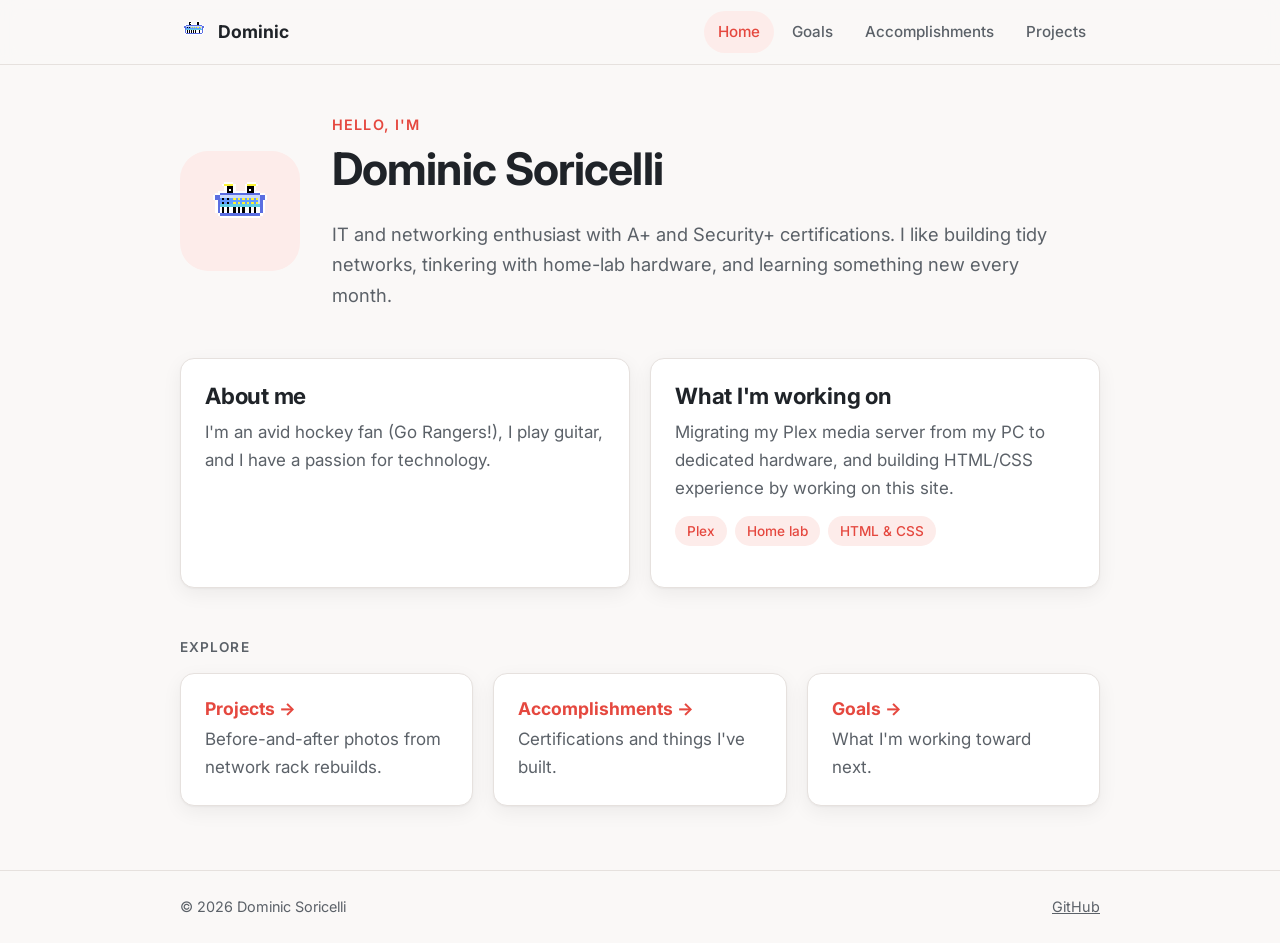
<file: index.html>
<!DOCTYPE html>
<html lang="en">
<head>
  <meta charset="utf-8">
  <meta name="viewport" content="width=device-width, initial-scale=1">
  <title>Dominic Soricelli</title>
  <meta name="description" content="Dominic Soricelli — IT, networking, and home-lab projects.">
  <link rel="icon" href="images/keybird.gif">
  <link rel="preconnect" href="https://fonts.googleapis.com">
  <link rel="preconnect" href="https://fonts.gstatic.com" crossorigin>
  <link href="https://fonts.googleapis.com/css2?family=Inter:wght@400;500;600;700&display=swap" rel="stylesheet">
  <link rel="stylesheet" href="style.css">
</head>
<body>
  <header class="site-header">
    <div class="container">
      <a class="brand" href="index.html"><img src="images/keybird.gif" alt="">Dominic</a>
      <button class="nav-toggle" aria-label="Menu" aria-expanded="false">&#9776;</button>
      <nav aria-label="Main">
        <ul class="nav">
          <li><a href="index.html" aria-current="page">Home</a></li>
          <li><a href="goals.html">Goals</a></li>
          <li><a href="Accomplishments.html">Accomplishments</a></li>
          <li><a href="Projects.html">Projects</a></li>
        </ul>
      </nav>
    </div>
  </header>

  <main>
    <div class="container">
      <section class="hero">
        <div class="hero-avatar"><img src="images/keybird.gif" alt="Pixel-art bird"></div>
        <div>
          <p class="eyebrow">Hello, I'm</p>
          <h1>Dominic Soricelli</h1>
          <p class="lead">IT and networking enthusiast with A+ and Security+ certifications. I like building tidy networks, tinkering with home-lab hardware, and learning something new every month.</p>
        </div>
      </section>

      <div class="grid">
        <article class="card">
          <h2>About me</h2>
          <p>I'm an avid hockey fan (Go Rangers!), I play guitar, and I have a passion for technology.</p>
        </article>
        <article class="card">
          <h2>What I'm working on</h2>
          <p>Migrating my Plex media server from my PC to dedicated hardware, and building HTML/CSS experience by working on this site.</p>
          <ul class="tags"><li>Plex</li><li>Home lab</li><li>HTML &amp; CSS</li></ul>
        </article>
      </div>

      <section class="section">
        <p class="section-label">Explore</p>
        <div class="grid">
          <a class="card" href="Projects.html" style="text-decoration:none">
            <h3>Projects &rarr;</h3>
            <p>Before-and-after photos from network rack rebuilds.</p>
          </a>
          <a class="card" href="Accomplishments.html" style="text-decoration:none">
            <h3>Accomplishments &rarr;</h3>
            <p>Certifications and things I've built.</p>
          </a>
          <a class="card" href="goals.html" style="text-decoration:none">
            <h3>Goals &rarr;</h3>
            <p>What I'm working toward next.</p>
          </a>
        </div>
      </section>
    </div>
  </main>

  <footer class="site-footer">
    <div class="container">
      <span>&copy; <span data-year>2026</span> Dominic Soricelli</span>
      <a href="https://github.com/dsoricelli">GitHub</a>
    </div>
  </footer>

  <script src="script.js"></script>
</body>
</html>
</file>
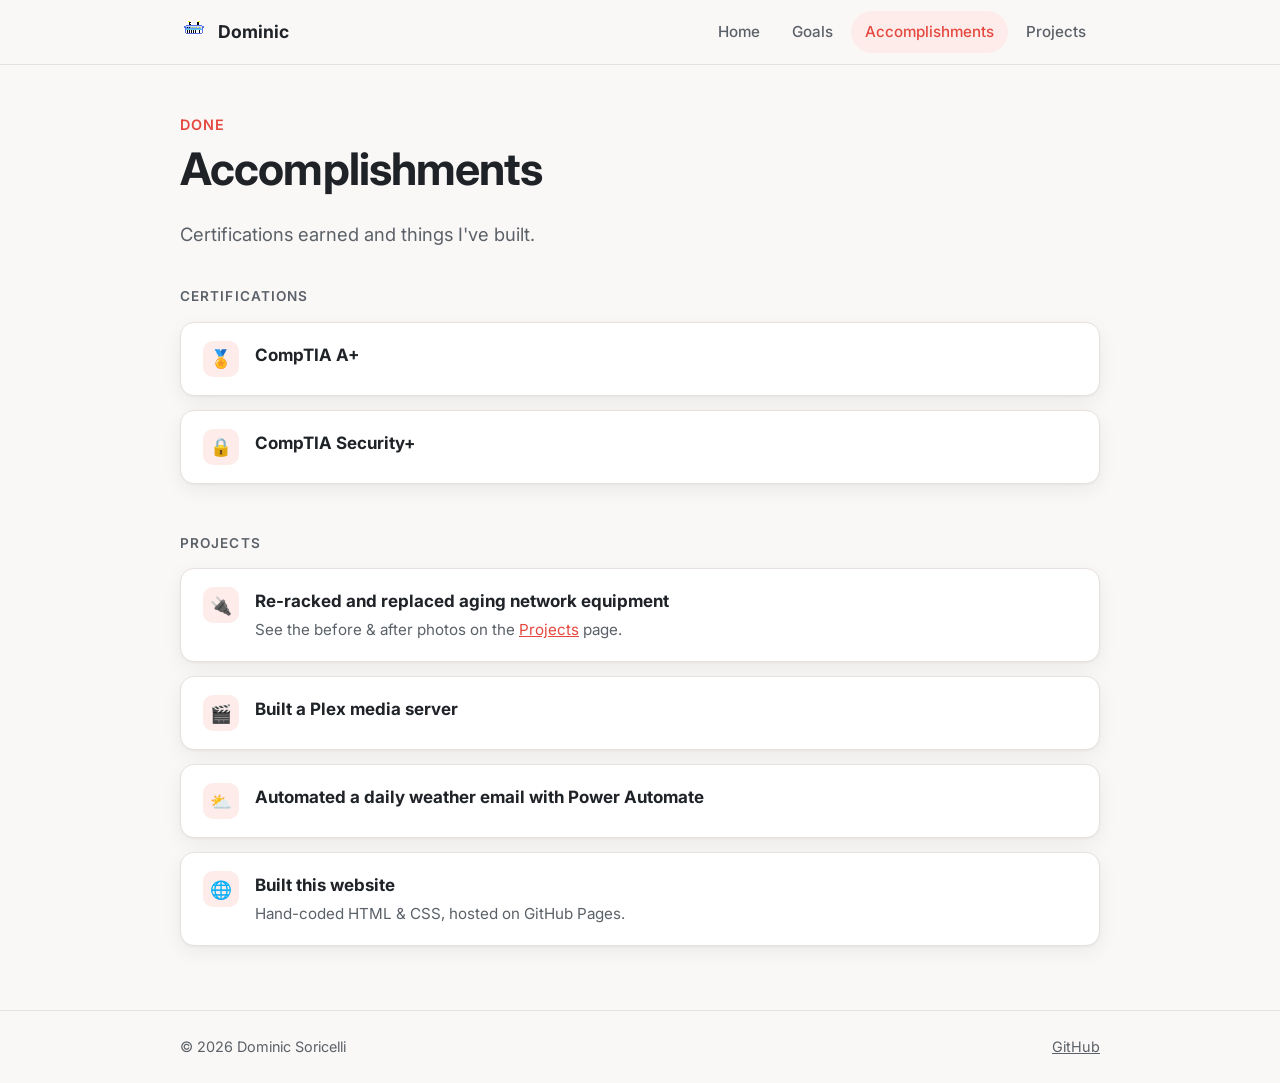
<file: Accomplishments.html>
<!DOCTYPE html>
<html lang="en">
<head>
  <meta charset="utf-8">
  <meta name="viewport" content="width=device-width, initial-scale=1">
  <title>Accomplishments · Dominic Soricelli</title>
  <meta name="description" content="Certifications and projects Dominic has completed.">
  <link rel="icon" href="images/keybird.gif">
  <link rel="preconnect" href="https://fonts.googleapis.com">
  <link rel="preconnect" href="https://fonts.gstatic.com" crossorigin>
  <link href="https://fonts.googleapis.com/css2?family=Inter:wght@400;500;600;700&display=swap" rel="stylesheet">
  <link rel="stylesheet" href="style.css">
</head>
<body>
  <header class="site-header">
    <div class="container">
      <a class="brand" href="index.html"><img src="images/keybird.gif" alt="">Dominic</a>
      <button class="nav-toggle" aria-label="Menu" aria-expanded="false">&#9776;</button>
      <nav aria-label="Main">
        <ul class="nav">
          <li><a href="index.html">Home</a></li>
          <li><a href="goals.html">Goals</a></li>
          <li><a href="Accomplishments.html" aria-current="page">Accomplishments</a></li>
          <li><a href="Projects.html">Projects</a></li>
        </ul>
      </nav>
    </div>
  </header>

  <main>
    <div class="container">
      <header class="page-title">
        <p class="eyebrow">Done</p>
        <h1>Accomplishments</h1>
        <p class="lead">Certifications earned and things I've built.</p>
      </header>

      <p class="section-label">Certifications</p>
      <ul class="checklist">
        <li>
          <span class="icon" aria-hidden="true">&#127941;</span>
          <div>
            <strong>CompTIA A+</strong>
          </div>
        </li>
        <li>
          <span class="icon" aria-hidden="true">&#128274;</span>
          <div>
            <strong>CompTIA Security+</strong>
          </div>
        </li>
      </ul>

      <section class="section">
        <p class="section-label">Projects</p>
        <ul class="checklist">
        <li>
          <span class="icon" aria-hidden="true">&#128268;</span>
          <div>
            <strong>Re-racked and replaced aging network equipment</strong>
            <span class="detail">See the before &amp; after photos on the <a href="Projects.html">Projects</a> page.</span>
          </div>
        </li>
        <li>
          <span class="icon" aria-hidden="true">&#127916;</span>
          <div>
            <strong>Built a Plex media server</strong>
          </div>
        </li>
        <li>
          <span class="icon" aria-hidden="true">&#9925;</span>
          <div>
            <strong>Automated a daily weather email with Power Automate</strong>
          </div>
        </li>
        <li>
          <span class="icon" aria-hidden="true">&#127760;</span>
          <div>
            <strong>Built this website</strong>
            <span class="detail">Hand-coded HTML &amp; CSS, hosted on GitHub Pages.</span>
          </div>
        </li>
        </ul>
      </section>
    </div>
  </main>

  <footer class="site-footer">
    <div class="container">
      <span>&copy; <span data-year>2026</span> Dominic Soricelli</span>
      <a href="https://github.com/dsoricelli">GitHub</a>
    </div>
  </footer>

  <script src="script.js"></script>
</body>
</html>
</file>
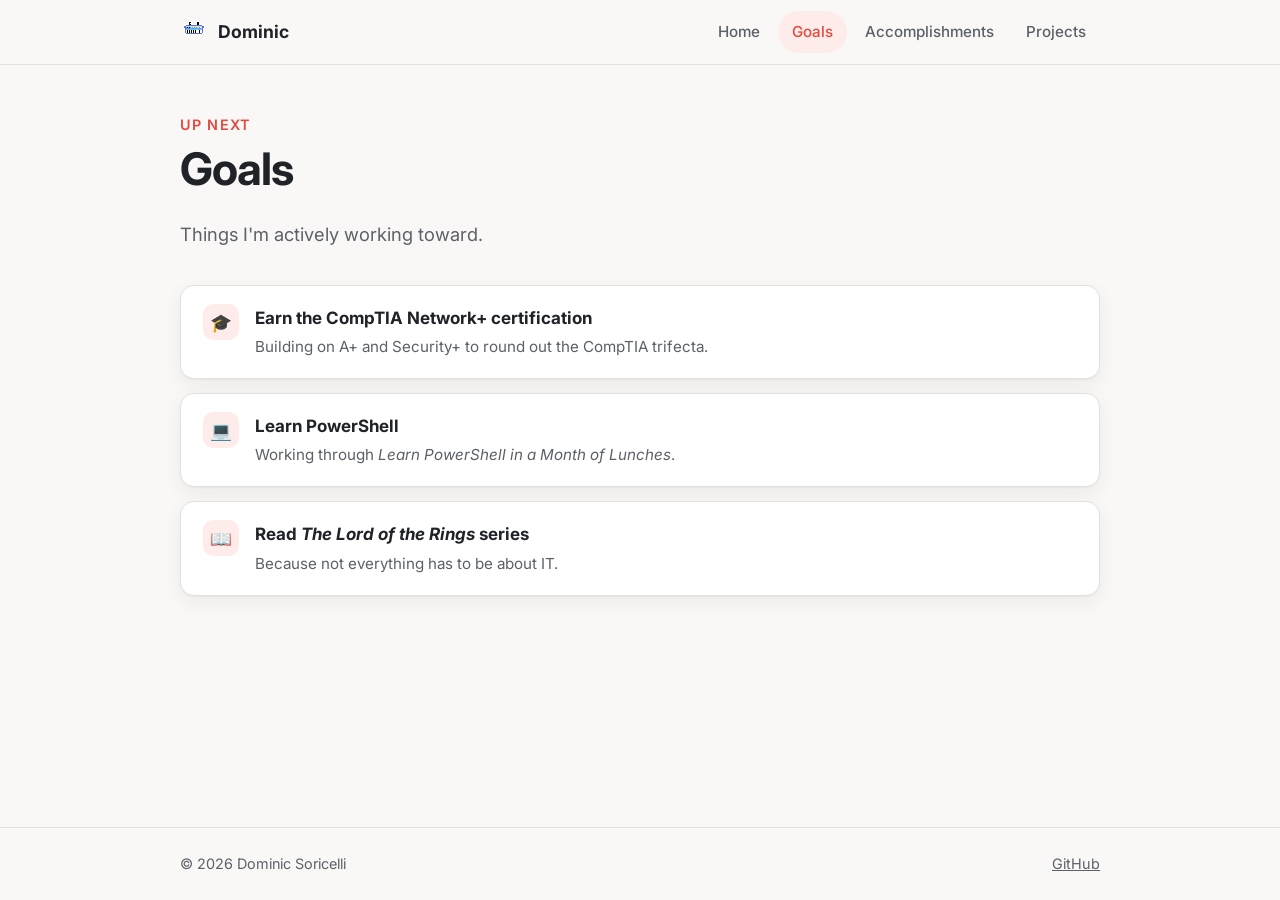
<file: goals.html>
<!DOCTYPE html>
<html lang="en">
<head>
  <meta charset="utf-8">
  <meta name="viewport" content="width=device-width, initial-scale=1">
  <title>Goals · Dominic Soricelli</title>
  <meta name="description" content="What Dominic is working toward next.">
  <link rel="icon" href="images/keybird.gif">
  <link rel="preconnect" href="https://fonts.googleapis.com">
  <link rel="preconnect" href="https://fonts.gstatic.com" crossorigin>
  <link href="https://fonts.googleapis.com/css2?family=Inter:wght@400;500;600;700&display=swap" rel="stylesheet">
  <link rel="stylesheet" href="style.css">
</head>
<body>
  <header class="site-header">
    <div class="container">
      <a class="brand" href="index.html"><img src="images/keybird.gif" alt="">Dominic</a>
      <button class="nav-toggle" aria-label="Menu" aria-expanded="false">&#9776;</button>
      <nav aria-label="Main">
        <ul class="nav">
          <li><a href="index.html">Home</a></li>
          <li><a href="goals.html" aria-current="page">Goals</a></li>
          <li><a href="Accomplishments.html">Accomplishments</a></li>
          <li><a href="Projects.html">Projects</a></li>
        </ul>
      </nav>
    </div>
  </header>

  <main>
    <div class="container">
      <header class="page-title">
        <p class="eyebrow">Up next</p>
        <h1>Goals</h1>
        <p class="lead">Things I'm actively working toward.</p>
      </header>
      <ul class="checklist">
        <li>
          <span class="icon" aria-hidden="true">&#127891;</span>
          <div>
            <strong>Earn the CompTIA Network+ certification</strong>
            <span class="detail">Building on A+ and Security+ to round out the CompTIA trifecta.</span>
          </div>
        </li>
        <li>
          <span class="icon" aria-hidden="true">&#128187;</span>
          <div>
            <strong>Learn PowerShell</strong>
            <span class="detail">Working through <i>Learn PowerShell in a Month of Lunches</i>.</span>
          </div>
        </li>
        <li>
          <span class="icon" aria-hidden="true">&#128214;</span>
          <div>
            <strong>Read <i>The Lord of the Rings</i> series</strong>
            <span class="detail">Because not everything has to be about IT.</span>
          </div>
        </li>
      </ul>
    </div>
  </main>

  <footer class="site-footer">
    <div class="container">
      <span>&copy; <span data-year>2026</span> Dominic Soricelli</span>
      <a href="https://github.com/dsoricelli">GitHub</a>
    </div>
  </footer>

  <script src="script.js"></script>
</body>
</html>
</file>
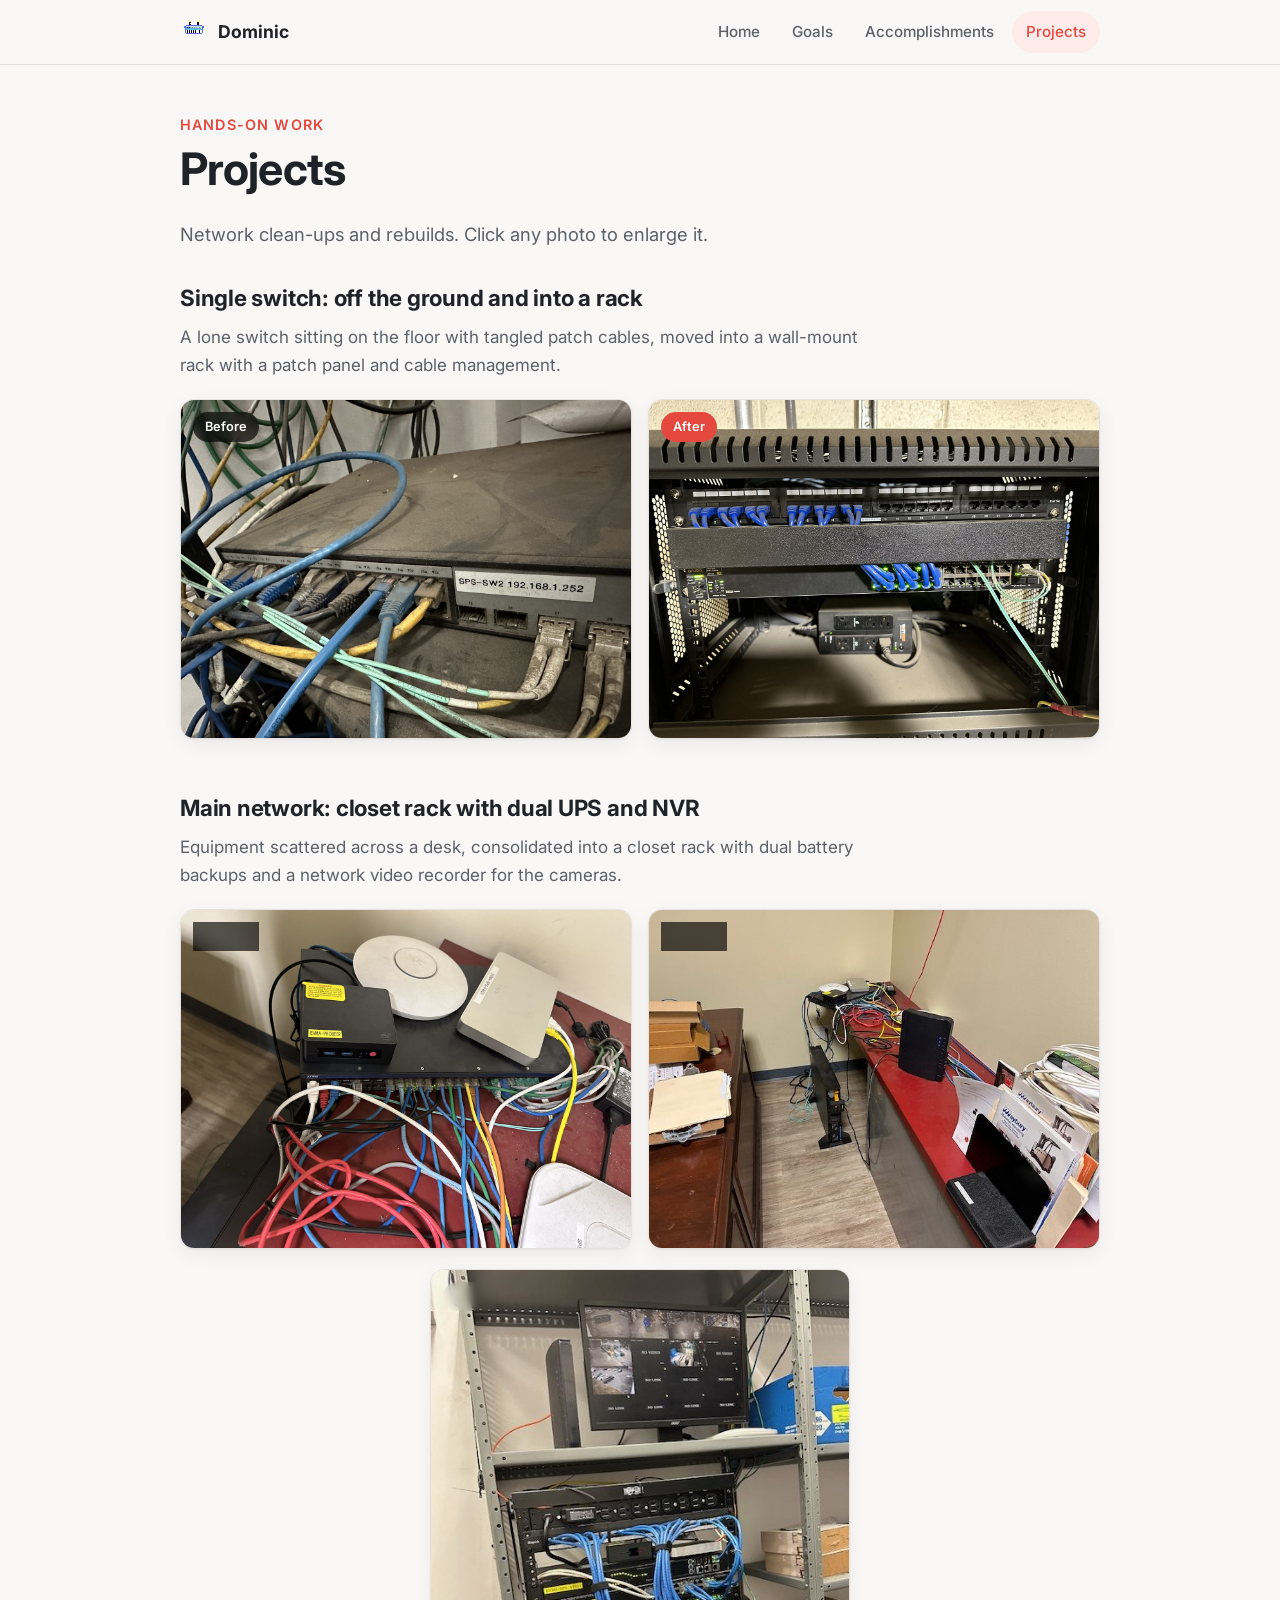
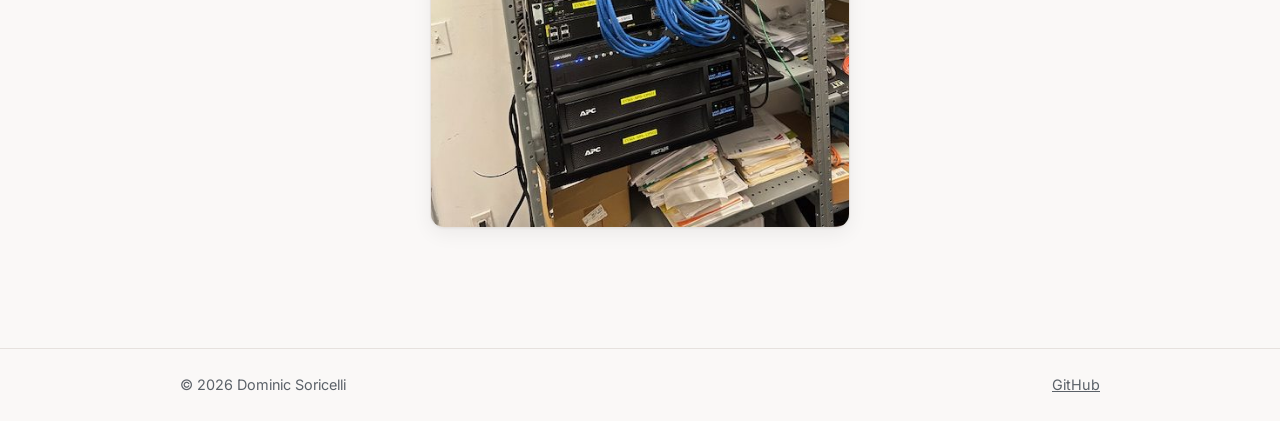
<file: Projects.html>
<!DOCTYPE html>
<html lang="en">
<head>
  <meta charset="utf-8">
  <meta name="viewport" content="width=device-width, initial-scale=1">
  <title>Projects · Dominic Soricelli</title>
  <meta name="description" content="Network rack rebuild projects with before and after photos.">
  <link rel="icon" href="images/keybird.gif">
  <link rel="preconnect" href="https://fonts.googleapis.com">
  <link rel="preconnect" href="https://fonts.gstatic.com" crossorigin>
  <link href="https://fonts.googleapis.com/css2?family=Inter:wght@400;500;600;700&display=swap" rel="stylesheet">
  <link rel="stylesheet" href="style.css">
</head>
<body>
  <header class="site-header">
    <div class="container">
      <a class="brand" href="index.html"><img src="images/keybird.gif" alt="">Dominic</a>
      <button class="nav-toggle" aria-label="Menu" aria-expanded="false">&#9776;</button>
      <nav aria-label="Main">
        <ul class="nav">
          <li><a href="index.html">Home</a></li>
          <li><a href="goals.html">Goals</a></li>
          <li><a href="Accomplishments.html">Accomplishments</a></li>
          <li><a href="Projects.html" aria-current="page">Projects</a></li>
        </ul>
      </nav>
    </div>
  </header>

  <main>
    <div class="container">
      <header class="page-title">
        <p class="eyebrow">Hands-on work</p>
        <h1>Projects</h1>
        <p class="lead">Network clean-ups and rebuilds. Click any photo to enlarge it.</p>
      </header>

      <article class="project">
        <h2>Single switch: off the ground and into a rack</h2>
        <p>A lone switch sitting on the floor with tangled patch cables, moved into a wall-mount rack with a patch panel and cable management.</p>
        <div class="compare">
          <figure class="photo"><img src="images/switch-before.jpg" alt="Network switch on the floor with tangled cables" loading="lazy"><figcaption>Before</figcaption></figure>
          <figure class="photo after"><img src="images/switch-after.jpg" alt="Wall-mounted rack with patch panel and neatly routed cables" loading="lazy"><figcaption>After</figcaption></figure>
        </div>
      </article>

      <article class="project">
        <h2>Main network: closet rack with dual UPS and NVR</h2>
        <p>Equipment scattered across a desk, consolidated into a closet rack with dual battery backups and a network video recorder for the cameras.</p>
        <div class="compare">
          <figure class="photo"><img src="images/closet-before-1.jpg" alt="Switch and access points piled on a desk with loose cables" loading="lazy"><figcaption>Before</figcaption></figure>
          <figure class="photo"><img src="images/closet-before-2.jpg" alt="Office with network gear spread across the desk" loading="lazy"><figcaption>Before</figcaption></figure>
        </div>
        <div class="compare" style="grid-template-columns:1fr">
          <figure class="photo after" style="max-width:420px;margin:0 auto"><img src="images/closet-after.jpg" alt="Closet rack with patch panels, dual APC UPS units and an NVR monitor" style="aspect-ratio:3/4" loading="lazy"><figcaption>After</figcaption></figure>
        </div>
      </article>
    </div>
  </main>

  <footer class="site-footer">
    <div class="container">
      <span>&copy; <span data-year>2026</span> Dominic Soricelli</span>
      <a href="https://github.com/dsoricelli">GitHub</a>
    </div>
  </footer>

  <script src="script.js"></script>
</body>
</html>
</file>
<file: style.css>
/* ---------- Theme ---------- */
:root {
  --bg: #faf8f7;
  --surface: #ffffff;
  --text: #1f2328;
  --muted: #5b6168;
  --border: #e6e1de;
  --accent: #e5483f;        /* evolved from the original #F75D59 */
  --accent-soft: #fdecea;
  --radius: 14px;
  --shadow: 0 1px 2px rgba(0,0,0,.04), 0 6px 20px rgba(0,0,0,.06);
  --max: 960px;
}

@media (prefers-color-scheme: dark) {
  :root {
    --bg: #15171a;
    --surface: #1d2024;
    --text: #e8eaed;
    --muted: #a0a6ad;
    --border: #2c3036;
    --accent: #ff6b63;
    --accent-soft: #3a2220;
    --shadow: 0 1px 2px rgba(0,0,0,.3), 0 6px 20px rgba(0,0,0,.25);
  }
}

* { box-sizing: border-box; }

html { scroll-behavior: smooth; }

body {
  margin: 0;
  font-family: "Inter", system-ui, -apple-system, "Segoe UI", Roboto, sans-serif;
  font-size: 17px;
  line-height: 1.65;
  color: var(--text);
  background: var(--bg);
  display: flex;
  flex-direction: column;
  min-height: 100vh;
}

img { max-width: 100%; height: auto; display: block; }

a { color: var(--accent); }

h1, h2, h3 { line-height: 1.2; margin: 0 0 .5em; }
h1 { font-size: clamp(2rem, 5vw, 2.8rem); letter-spacing: -.02em; }
h2 { font-size: 1.4rem; letter-spacing: -.01em; }
h3 { font-size: 1.1rem; }

.container { width: 100%; max-width: var(--max); margin: 0 auto; padding: 0 20px; }

main { flex: 1; padding: 48px 0 64px; }

/* ---------- Header / nav ---------- */
.site-header {
  position: sticky; top: 0; z-index: 10;
  background: color-mix(in srgb, var(--bg) 85%, transparent);
  backdrop-filter: blur(10px);
  border-bottom: 1px solid var(--border);
}
.site-header .container {
  display: flex; align-items: center; justify-content: space-between;
  height: 64px;
}
.brand {
  display: flex; align-items: center; gap: 10px;
  font-weight: 700; font-size: 1.1rem; color: var(--text); text-decoration: none;
}
.brand img { width: 28px; height: 28px; image-rendering: pixelated; }

.nav { display: flex; gap: 4px; list-style: none; margin: 0; padding: 0; }
.nav a {
  display: block; padding: 8px 14px; border-radius: 999px;
  color: var(--muted); text-decoration: none; font-weight: 500; font-size: .95rem;
  transition: background .2s, color .2s;
}
.nav a:hover { color: var(--text); background: var(--accent-soft); }
.nav a[aria-current="page"] { color: var(--accent); background: var(--accent-soft); }

.nav-toggle {
  display: none; background: none; border: 1px solid var(--border); border-radius: 10px;
  padding: 8px 10px; color: var(--text); font-size: 1.1rem; cursor: pointer;
}

@media (max-width: 680px) {
  .nav-toggle { display: block; }
  .site-header nav { display: contents; }
  .nav {
    display: none; position: absolute; top: 64px; left: 0; right: 0;
    flex-direction: column; padding: 12px 20px 20px;
    background: var(--bg); border-bottom: 1px solid var(--border);
  }
  .nav.open { display: flex; }
}

/* ---------- Hero ---------- */
.hero { display: grid; grid-template-columns: auto 1fr; gap: 32px; align-items: center; margin-bottom: 48px; }
.hero-avatar {
  width: 120px; height: 120px; border-radius: 28px;
  background: var(--accent-soft); display: grid; place-items: center;
}
.hero-avatar img { width: 72px; height: 72px; image-rendering: pixelated; }
.eyebrow { color: var(--accent); font-weight: 600; font-size: .9rem; text-transform: uppercase; letter-spacing: .08em; margin: 0 0 6px; }
.lead { font-size: 1.15rem; color: var(--muted); margin: 0; max-width: 60ch; }

@media (max-width: 600px) {
  .hero { grid-template-columns: 1fr; gap: 20px; }
  .hero-avatar { width: 88px; height: 88px; border-radius: 22px; }
  .hero-avatar img { width: 52px; height: 52px; }
}

.page-title { margin-bottom: 36px; }

/* ---------- Cards ---------- */
.grid { display: grid; gap: 20px; grid-template-columns: repeat(auto-fit, minmax(260px, 1fr)); }

.card {
  background: var(--surface); border: 1px solid var(--border);
  border-radius: var(--radius); padding: 24px; box-shadow: var(--shadow);
}
.card p { margin: 0; color: var(--muted); }
.card h2, .card h3 { margin-bottom: .35em; }

.tags { display: flex; flex-wrap: wrap; gap: 8px; margin-top: 14px; padding: 0; list-style: none; }
.tags li {
  font-size: .85rem; padding: 4px 12px; border-radius: 999px;
  background: var(--accent-soft); color: var(--accent); font-weight: 500;
}

/* ---------- Checklists (goals / accomplishments) ---------- */
.checklist { list-style: none; padding: 0; margin: 0; display: grid; gap: 14px; }
.checklist li {
  display: flex; gap: 16px; align-items: flex-start;
  background: var(--surface); border: 1px solid var(--border);
  border-radius: var(--radius); padding: 18px 22px; box-shadow: var(--shadow);
}
.checklist .icon {
  flex: none; width: 36px; height: 36px; border-radius: 10px;
  display: grid; place-items: center; font-size: 1.1rem;
  background: var(--accent-soft); color: var(--accent);
}
.checklist strong { display: block; }
.checklist span.detail { color: var(--muted); font-size: .95rem; }

.section { margin-top: 48px; }
.section-label { font-size: .85rem; font-weight: 600; text-transform: uppercase; letter-spacing: .08em; color: var(--muted); margin-bottom: 14px; }

/* ---------- Projects ---------- */
.project { margin-bottom: 56px; }
.project > p { color: var(--muted); margin-top: 0; max-width: 65ch; }

.compare { display: grid; gap: 16px; grid-template-columns: 1fr 1fr; margin-top: 20px; }
@media (max-width: 640px) { .compare { grid-template-columns: 1fr; } }

.photo {
  margin: 0; position: relative; border-radius: var(--radius); overflow: hidden;
  border: 1px solid var(--border); background: var(--surface); box-shadow: var(--shadow);
}
.photo img { width: 100%; aspect-ratio: 4 / 3; object-fit: cover; cursor: zoom-in; transition: transform .3s; }
.photo:hover img { transform: scale(1.02); }
.photo.tall img { aspect-ratio: auto; height: 100%; }
.photo figcaption {
  position: absolute; top: 12px; left: 12px;
  padding: 4px 12px; border-radius: 999px; font-size: .8rem; font-weight: 600;
  background: rgba(0,0,0,.65); color: #fff; backdrop-filter: blur(4px);
}
.photo.after figcaption { background: var(--accent); }

/* Lightbox */
.lightbox {
  position: fixed; inset: 0; z-index: 100; display: none;
  background: rgba(0,0,0,.88); place-items: center; padding: 24px; cursor: zoom-out;
}
.lightbox.open { display: grid; }
.lightbox img { max-height: 90vh; width: auto; border-radius: 10px; }

/* ---------- Footer ---------- */
.site-footer { border-top: 1px solid var(--border); padding: 24px 0; color: var(--muted); font-size: .9rem; }
.site-footer .container { display: flex; justify-content: space-between; flex-wrap: wrap; gap: 8px; }
.site-footer a { color: var(--muted); }
</file>
